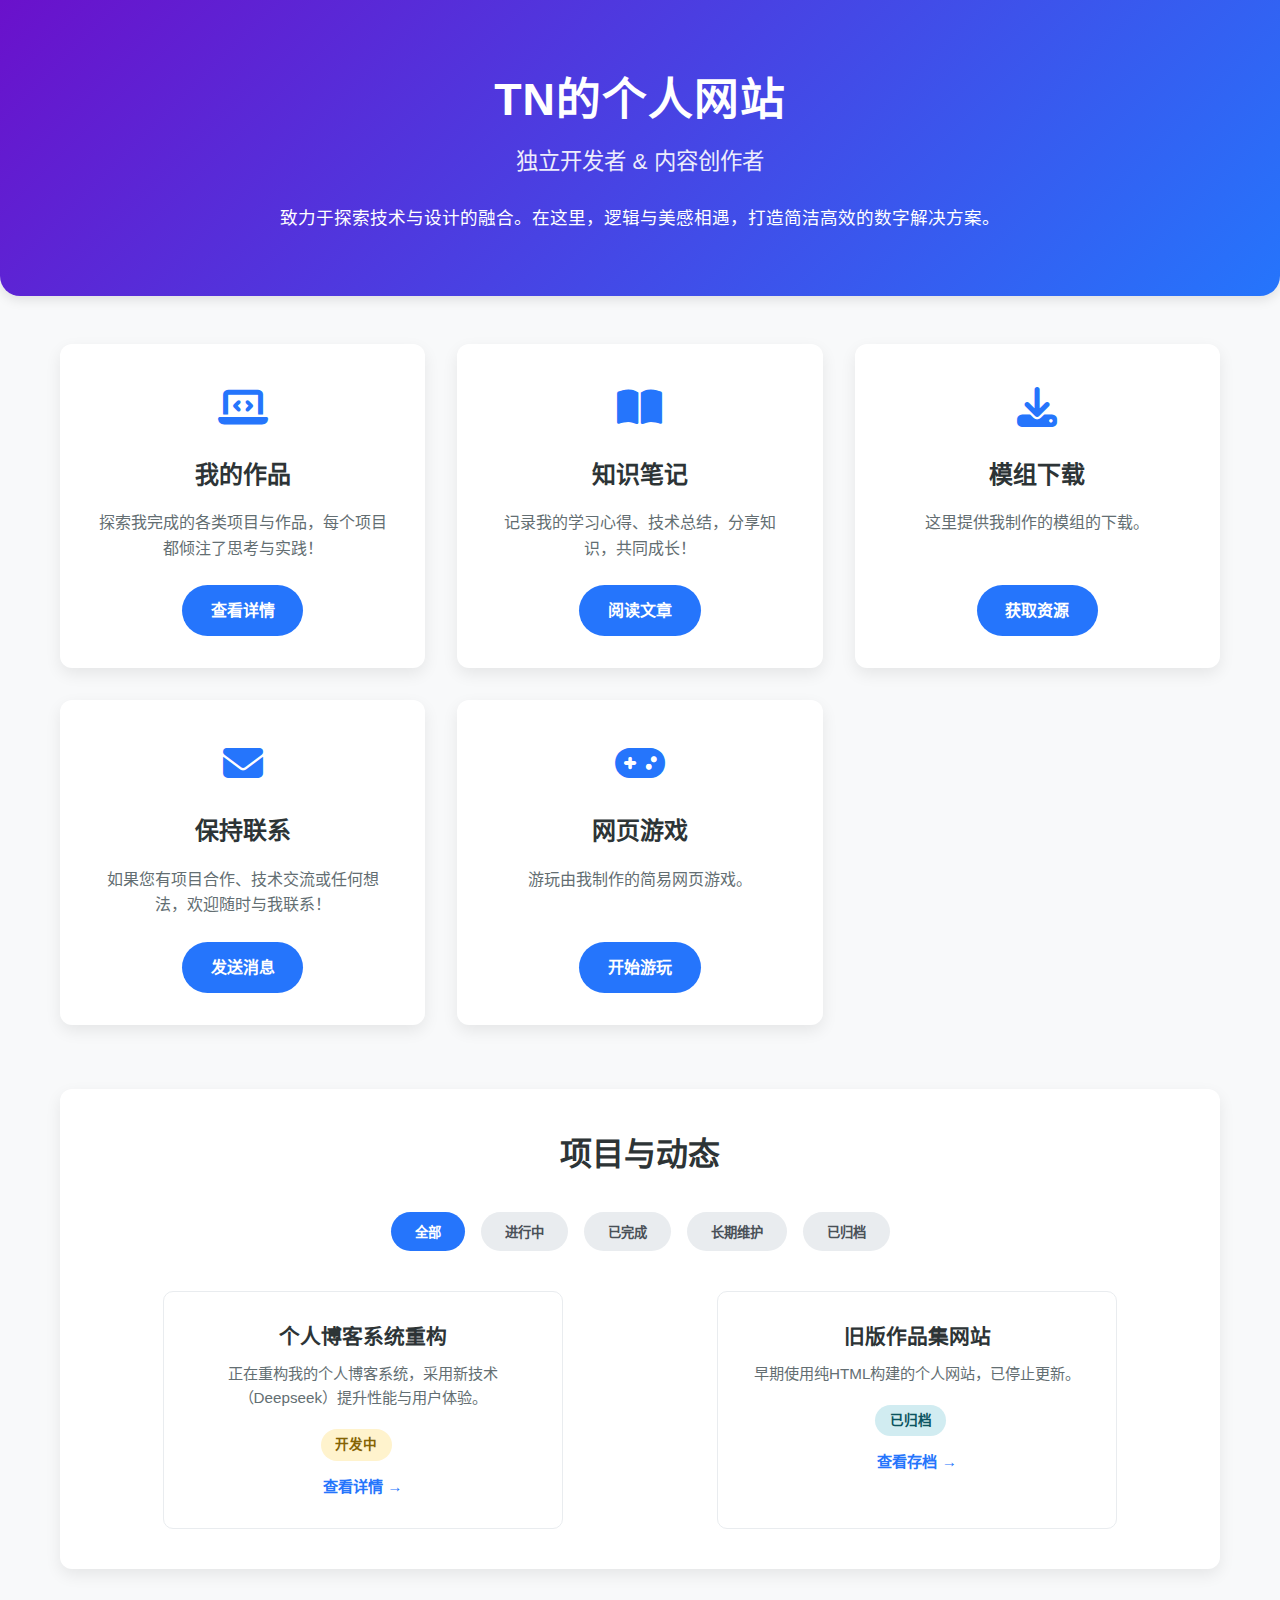
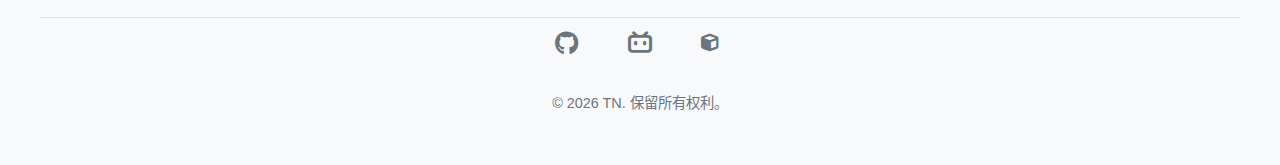
<file: index.html>
<!DOCTYPE html>
<html lang="zh-CN">
<head>
    <meta charset="UTF-8">
    <meta name="viewport" content="width=device-width, initial-scale=1.0">
    <title>TN的个人网站</title>
    <link rel="stylesheet" href="https://cdnjs.cloudflare.com/ajax/libs/font-awesome/6.4.0/css/all.min.css">
    <style>
        * {
            margin: 0;
            padding: 0;
            box-sizing: border-box;
            font-family: 'Segoe UI', 'Microsoft YaHei', sans-serif;
        }

        body {
            background-color: #f8f9fa;
            color: #333;
            line-height: 1.6;
            padding-bottom: 50px;
            display: flex;
            flex-direction: column;
            min-height: 100vh;
        }

        .container {
            max-width: 1200px;
            margin: 0 auto;
            padding: 0 20px;
            width: 100%;
        }

        /* 头部样式 */
        header {
            background: linear-gradient(135deg, #6a11cb 0%, #2575fc 100%);
            color: white;
            padding: 4rem 0;
            text-align: center;
            margin-bottom: 3rem;
            border-radius: 0 0 20px 20px;
            box-shadow: 0 4px 12px rgba(0, 0, 0, 0.1);
        }

        .logo {
            font-size: 2.8rem;
            font-weight: 700;
            margin-bottom: 0.5rem;
            letter-spacing: 1px;
        }

        .tagline {
            font-size: 1.4rem;
            opacity: 0.9;
            margin-bottom: 1.5rem;
        }

        .intro {
            max-width: 800px;
            margin: 0 auto;
            font-size: 1.1rem;
            padding: 0 1rem;
        }

        /* 核心板块网格 */
        .core-sections {
            display: grid;
            grid-template-columns: repeat(auto-fit, minmax(280px, 1fr));
            gap: 2rem;
            margin-bottom: 4rem;
        }

        .section-card {
            background: white;
            border-radius: 12px;
            padding: 2rem;
            box-shadow: 0 6px 16px rgba(0, 0, 0, 0.08);
            transition: transform 0.3s ease, box-shadow 0.3s ease;
            display: flex;
            flex-direction: column;
            align-items: center;
            text-align: center;
        }

        .section-card:hover {
            transform: translateY(-5px);
            box-shadow: 0 12px 20px rgba(0, 0, 0, 0.12);
        }

        .section-icon {
            font-size: 2.5rem;
            color: #2575fc;
            margin-bottom: 1rem;
        }

        .section-title {
            font-size: 1.5rem;
            margin-bottom: 1rem;
            color: #2d3436;
        }

        .section-desc {
            color: #636e72;
            margin-bottom: 1.5rem;
            flex-grow: 1;
        }

        .btn {
            display: inline-block;
            background: #2575fc;
            color: white;
            padding: 0.8rem 1.8rem;
            border-radius: 50px;
            text-decoration: none;
            font-weight: 600;
            border: none;
            cursor: pointer;
            transition: background 0.3s ease;
            margin-top: auto;
        }

        .btn:hover {
            background: #1a68e8;
        }

        /* 项目与动态 */
        .projects-section {
            background: white;
            border-radius: 12px;
            padding: 2.5rem;
            box-shadow: 0 6px 16px rgba(0, 0, 0, 0.08);
            margin-bottom: 3rem;
            display: flex;
            flex-direction: column;
            align-items: center;
        }

        .section-header {
            font-size: 2rem;
            color: #2d3436;
            margin-bottom: 2rem;
        }

        .status-nav {
            display: flex;
            justify-content: center;
            flex-wrap: wrap;
            gap: 1rem;
            margin-bottom: 2.5rem;
        }

        .status-btn {
            padding: 0.6rem 1.5rem;
            border-radius: 50px;
            background: #e9ecef;
            color: #495057;
            border: none;
            cursor: pointer;
            font-weight: 600;
            transition: all 0.3s ease;
        }

        .status-btn.active,
        .status-btn:hover {
            background: #2575fc;
            color: white;
        }

        .projects-grid {
            display: grid;
            grid-template-columns: repeat(auto-fill, minmax(350px, 1fr));
            gap: 1.8rem;
            width: 100%;
            justify-items: center;
        }

        .project-card {
            border: 1px solid #e9ecef;
            border-radius: 10px;
            padding: 1.8rem;
            transition: border-color 0.3s ease;
            text-align: center;
            width: 100%;
            max-width: 400px;
        }

        .project-card:hover {
            border-color: #2575fc;
        }

        .project-title {
            font-size: 1.3rem;
            color: #2d3436;
            margin-bottom: 0.5rem;
        }

        .project-desc {
            color: #636e72;
            margin-bottom: 1.2rem;
            font-size: 0.95rem;
        }

        .project-status {
            display: inline-block;
            padding: 0.3rem 0.9rem;
            border-radius: 50px;
            font-size: 0.85rem;
            font-weight: 600;
            margin-right: 0.8rem;
            margin-bottom: 0.8rem;
        }

        .status-dev {
            background: #fff3cd;
            color: #856404;
        }

        .status-maint {
            background: #d1ecf1;
            color: #0c5460;
        }

        .project-link {
            color: #2575fc;
            text-decoration: none;
            font-weight: 600;
            font-size: 0.95rem;
        }

        .project-link:hover {
            text-decoration: underline;
        }

        /* 页脚 */
        footer {
            text-align: center;
            color: #6c757d;
            padding-top: 2rem;
            border-top: 1px solid #dee2e6;
            width: 100%;
            margin-top: auto;
        }

        .social-links {
            margin-bottom: 1.5rem;
            display: flex;
            justify-content: center;
            align-items: center;
            flex-wrap: wrap;
            gap: 1.5rem;
        }

        .social-links a {
            display: inline-flex;
            align-items: center;
            justify-content: center;
            color: #6c757d;
            font-size: 1.5rem;
            transition: all 0.3s ease;
            width: 50px;
            height: 50px;
            border-radius: 50%;
            background-color: #f8f9fa;
            text-decoration: none;
        }

        .social-links a:hover {
            color: white;
            background-color: #2575fc;
            transform: translateY(-3px);
            box-shadow: 0 5px 15px rgba(37, 117, 252, 0.3);
        }

        .copyright {
            font-size: 0.9rem;
            text-align: center;
            margin: 0 auto;
            display: block;
            width: 100%;
        }

        /* Modrinth按钮样式 
        .modrinth-btn {
            display: inline-flex;
            align-items: center;
            justify-content: center;
            background: linear-gradient(135deg, #00bd7e 0%, #00a86b 100%);
            color: white;
            padding: 0.8rem 1.5rem;
            border-radius: 50px;
            text-decoration: none;
            font-weight: 600;
            transition: all 0.3s ease;
            border: none;
            cursor: pointer;
            white-space: nowrap;
            min-width: 120px;
            max-width: 150px;
            font-size: 0.95rem;
        } */

        .modrinth-btn:hover {
            background: linear-gradient(135deg, #00a86b 0%, #009458 100%);
            transform: translateY(-2px);
            box-shadow: 0 5px 15px rgba(0, 168, 107, 0.3);
        }

        .modrinth-icon {
            margin-right: 0.5rem;
            font-size: 1.1rem;
        }

        /* 响应式设计 */
        @media (max-width: 768px) {
            .logo {
                font-size: 2.2rem;
            }
            .tagline {
                font-size: 1.1rem;
            }
            .core-sections {
                grid-template-columns: 1fr;
            }
            .projects-grid {
                grid-template-columns: 1fr;
            }
            .status-nav {
                gap: 0.5rem;
            }
            .status-btn {
                padding: 0.5rem 1rem;
                font-size: 0.9rem;
            }
            .social-links {
                gap: 1rem;
            }
            .social-links a {
                width: 45px;
                height: 45px;
                font-size: 1.3rem;
            }
            .modrinth-btn {
                padding: 0.7rem 1.2rem;
                min-width: 110px;
                font-size: 0.9rem;
            }
        }

        @media (max-width: 480px) {
            .social-links {
                gap: 0.8rem;
            }
            .modrinth-btn {
                padding: 0.6rem 1rem;
                min-width: 100px;
                font-size: 0.85rem;
            }
            .modrinth-icon {
                margin-right: 0.3rem;
                font-size: 1rem;
            }
        }
    </style>
</head>
<body>
    <header>
        <div class="container">
            <h1 class="logo">TN的个人网站</h1>
            <p class="tagline">独立开发者 & 内容创作者</p>
            <p class="intro">致力于探索技术与设计的融合。在这里，逻辑与美感相遇，打造简洁高效的数字解决方案。</p>
        </div>
    </header>

    <main class="container">
        <section class="core-sections">
            <div class="section-card">
                <div class="section-icon">
                    <i class="fas fa-laptop-code"></i>
                </div>
                <h3 class="section-title">我的作品</h3>
                <p class="section-desc">探索我完成的各类项目与作品，每个项目都倾注了思考与实践！</p>
                <a href="#" class="btn">查看详情</a>
            </div>
            <div class="section-card">
                <div class="section-icon">
                    <i class="fas fa-book-open"></i>
                </div>
                <h3 class="section-title">知识笔记</h3>
                <p class="section-desc">记录我的学习心得、技术总结，分享知识，共同成长！</p>
                <a href="#" class="btn">阅读文章</a>
            </div>
            <div class="section-card">
                <div class="section-icon">
                    <i class="fas fa-download"></i>
                </div>
                <h3 class="section-title">模组下载</h3>
                <p class="section-desc">这里提供我制作的模组的下载。</p>
                <a href="#" class="btn">获取资源</a>
            </div>
            <div class="section-card">
                <div class="section-icon">
                    <i class="fas fa-envelope"></i>
                </div>
                <h3 class="section-title">保持联系</h3>
                <p class="section-desc">如果您有项目合作、技术交流或任何想法，欢迎随时与我联系！</p>
                <a href="#" class="btn">发送消息</a>
            </div>
            <div class="section-card">
                <div class="section-icon">
                    <i class="fa fa-gamepad"></i>
                </div>
                <h3 class="section-title">网页游戏</h3>
                <p class="section-desc">游玩由我制作的简易网页游戏。</p>
                <a href="/game" class="btn">开始游玩</a>
            </div>
        </section>

        <section class="projects-section">
            <h2 class="section-header">项目与动态</h2>
            <div class="status-nav">
                <button class="status-btn active" onclick="filterProjects('all')">全部</button>
                <button class="status-btn" onclick="filterProjects('active')">进行中</button>
                <button class="status-btn" onclick="filterProjects('completed')">已完成</button>
                <button class="status-btn" onclick="filterProjects('maintain')">长期维护</button>
                <button class="status-btn" onclick="filterProjects('archived')">已归档</button>
            </div>
            <div class="projects-grid" id="projectsContainer">
                <!-- 项目卡片由JavaScript动态生成 -->
            </div>
        </section>
    </main>

    <footer class="container">
        <div class="social-links">
            <a href="https://github.com/TNmod-crafting" target="_blank" title="GitHub">
                <i class="fab fa-github"></i>
            </a>
            <a href="https://space.bilibili.com/3537107261852228" target="_blank" title="Bilibili">
                <i class="fab fa-bilibili"></i>
            </a>
            <a href="https://modrinth.com/user/TNmod-crafting" target="_blank" title="Modrinth">
                <i class="fas fa-cube modrinth-icon"></i>
            </a>
        </div>
        <p class="copyright">© 2026 TN. 保留所有权利。</p>
    </footer>

    <script>
        // 项目数据
        const projects = [
            {
                id: 1,
                title: "个人博客系统重构",
                description: "正在重构我的个人博客系统，采用新技术（Deepseek）提升性能与用户体验。",
                status: "active",
                statusText: "开发中",
                statusClass: "status-dev",
                link: "#",
                linkText: "查看详情"
            },
            {
                id: 2,
                title: "旧版作品集网站",
                description: "早期使用纯HTML构建的个人网站，已停止更新。",
                status: "archived",
                statusText: "已归档",
                statusClass: "status-maint",
                link: "/old_index",
                linkText: "查看存档"
            }
        ];

        // 渲染项目卡片的函数
        function renderProjects(filter = 'all') {
            const container = document.getElementById('projectsContainer');
            container.innerHTML = '';

            const filteredProjects = filter === 'all' 
                ? projects 
                : projects.filter(proj => proj.status === filter);

            if (filteredProjects.length === 0) {
                container.innerHTML = '<p style="text-align:center; color:#6c757d; grid-column: 1 / -1;">该分类下暂无项目。</p>';
                return;
            }

            filteredProjects.forEach(proj => {
                const projectCard = document.createElement('div');
                projectCard.className = 'project-card';
                projectCard.innerHTML = `
                    <h4 class="project-title">${proj.title}</h4>
                    <p class="project-desc">${proj.description}</p>
                    <div>
                        <span class="project-status ${proj.statusClass}">${proj.statusText}</span>
                    </div>
                    <a href="${proj.link}" class="project-link">${proj.linkText} →</a>
                `;
                container.appendChild(projectCard);
            });
        }

        // 项目过滤函数
        function filterProjects(status) {
            // 更新按钮激活状态
            document.querySelectorAll('.status-btn').forEach(btn => {
                btn.classList.remove('active');
            });
            event.target.classList.add('active');
            // 渲染对应状态的项目
            renderProjects(status);
        }

        // 初始化：渲染所有项目
        document.addEventListener('DOMContentLoaded', () => {
            renderProjects('all');
        });
    </script>
</body>
</html>
</file>
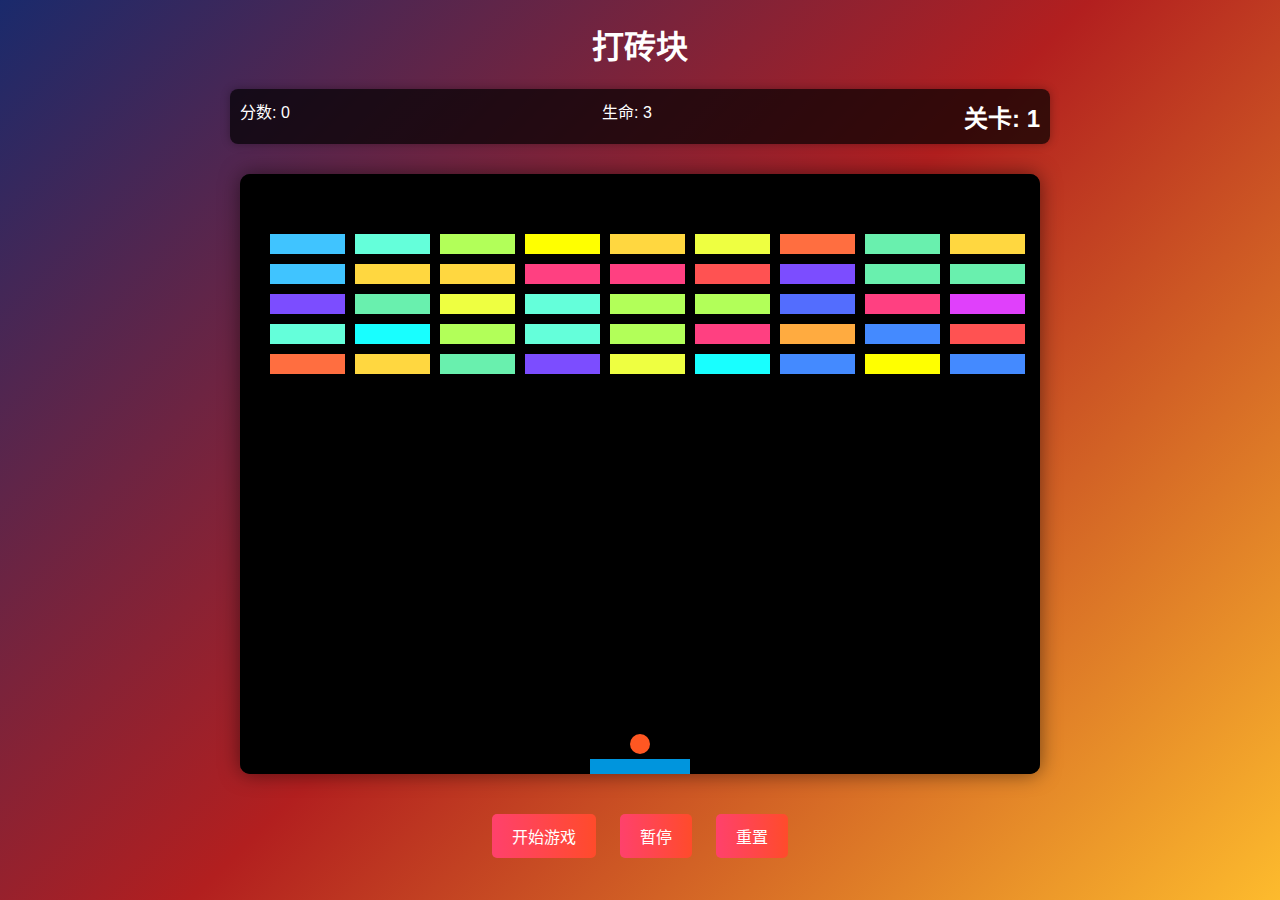
<file: game.html>
<!DOCTYPE html>
<html lang="zh-CN">
<head>
    <meta charset="UTF-8">
    <meta name="viewport" content="width=device-width, initial-scale=1.0">
    <title>打砖块</title>
    <style>
        body {
            margin: 0;
            padding: 0;
            display: flex;
            flex-direction: column;
            align-items: center;
            background: linear-gradient(135deg, #1a2a6c, #b21f1f, #fdbb2d);
            font-family: 'Arial', sans-serif;
            color: white;
            min-height: 100vh;
        }
        
        .game-container {
            position: relative;
            width: 800px;
            height: 600px;
            margin: 20px auto;
            background-color: #111;
            border-radius: 10px;
            box-shadow: 0 0 20px rgba(0, 0, 0, 0.5);
            overflow: hidden;
        }
        
        #gameCanvas {
            background-color: #000;
            display: block;
        }
        
        .game-info {
            display: flex;
            justify-content: space-between;
            width: 800px;
            margin-bottom: 10px;
            padding: 10px;
            background-color: rgba(0, 0, 0, 0.7);
            border-radius: 8px;
            box-shadow: 0 0 10px rgba(0, 0, 0, 0.3);
        }
        
        .controls {
            margin-top: 20px;
            text-align: center;
        }
        
        button {
            padding: 10px 20px;
            margin: 0 10px;
            background: linear-gradient(to right, #ff416c, #ff4b2b);
            color: white;
            border: none;
            border-radius: 5px;
            cursor: pointer;
            font-size: 16px;
            transition: all 0.3s;
        }
        
        button:hover {
            transform: translateY(-2px);
            box-shadow: 0 5px 15px rgba(0, 0, 0, 0.3);
        }
        
        .level-indicator {
            font-size: 24px;
            font-weight: bold;
        }
    </style>
</head>
<body>
    <h1>打砖块</h1>
    <div class="game-info">
        <div>分数: <span id="score">0</span></div>
        <div>生命: <span id="lives">3</span></div>
        <div class="level-indicator">关卡: <span id="level">1</span></div>
    </div>
    <div class="game-container">
        <canvas id="gameCanvas" width="800" height="600"></canvas>
    </div>
    <div class="controls">
        <button id="startBtn">开始游戏</button>
        <button id="pauseBtn">暂停</button>
        <button id="resetBtn">重置</button>
    </div>

    <script>
        const canvas = document.getElementById('gameCanvas');
        const ctx = canvas.getContext('2d');
        const scoreElement = document.getElementById('score');
        const livesElement = document.getElementById('lives');
        const levelElement = document.getElementById('level');
        const startBtn = document.getElementById('startBtn');
        const pauseBtn = document.getElementById('pauseBtn');
        const resetBtn = document.getElementById('resetBtn');

        // 游戏状态
        let gameRunning = false;
        let gamePaused = false;
        let score = 0;
        let lives = 3;
        let level = 1;
        
        // 挡板属性
        const paddleHeight = 15;
        const paddleWidth = 100;
        let paddleX = (canvas.width - paddleWidth) / 2;
        
        // 球属性
        const ballRadius = 10;
        let ballX = canvas.width / 2;
        let ballY = canvas.height - 30;
        let ballSpeedX = 5;
        let ballSpeedY = -5;
        
        // 砖块属性
        const brickRowCount = 5;
        const brickColumnCount = 9;
        const brickWidth = 75;
        const brickHeight = 20;
        const brickPadding = 10;
        const brickOffsetTop = 60;
        const brickOffsetLeft = 30;
        
        // 砖块数组
        let bricks = [];
        
        // 键盘控制
        let rightPressed = false;
        let leftPressed = false;
        
        // 初始化砖块
        function initBricks() {
            bricks = [];
            for (let c = 0; c < brickColumnCount; c++) {
                bricks[c] = [];
                for (let r = 0; r < brickRowCount; r++) {
                    bricks[c][r] = { x: 0, y: 0, status: 1, color: getRandomColor() };
                }
            }
        }
        
        function getRandomColor() {
            const colors = ['#FF5252', '#FF4081', '#E040FB', '#7C4DFF', '#536DFE', '#448AFF', '#40C4FF', '#18FFFF', '#64FFDA', '#69F0AE', '#B2FF59', '#EEFF41', '#FFFF00', '#FFD740', '#FFAB40', '#FF6E40'];
            return colors[Math.floor(Math.random() * colors.length)];
        }
        
        // 绘制砖块
        function drawBricks() {
            for (let c = 0; c < brickColumnCount; c++) {
                for (let r = 0; r < brickRowCount; r++) {
                    if (bricks[c][r].status === 1) {
                        const brickX = c * (brickWidth + brickPadding) + brickOffsetLeft;
                        const brickY = r * (brickHeight + brickPadding) + brickOffsetTop;
                        bricks[c][r].x = brickX;
                        bricks[c][r].y = brickY;
                        
                        ctx.beginPath();
                        ctx.rect(brickX, brickY, brickWidth, brickHeight);
                        ctx.fillStyle = bricks[c][r].color;
                        ctx.fill();
                        ctx.closePath();
                    }
                }
            }
        }
        
        // 绘制挡板
        function drawPaddle() {
            ctx.beginPath();
            ctx.rect(paddleX, canvas.height - paddleHeight, paddleWidth, paddleHeight);
            ctx.fillStyle = '#0095DD';
            ctx.fill();
            ctx.closePath();
        }
        
        // 绘制球
        function drawBall() {
            ctx.beginPath();
            ctx.arc(ballX, ballY, ballRadius, 0, Math.PI * 2);
            ctx.fillStyle = '#FF5722';
            ctx.fill();
            ctx.closePath();
        }
        
        // 碰撞检测
        function collisionDetection() {
            for (let c = 0; c < brickColumnCount; c++) {
                for (let r = 0; r < brickRowCount; r++) {
                    const brick = bricks[c][r];
                    if (brick.status === 1) {
                        if (
                            ballX > brick.x &&
                            ballX < brick.x + brickWidth &&
                            ballY > brick.y &&
                            ballY < brick.y + brickHeight
                        ) {
                            ballSpeedY = -ballSpeedY;
                            brick.status = 0;
                            score += 10;
                            scoreElement.textContent = score;
                            
                            // 检查是否所有砖块都被击破
                            if (checkLevelComplete()) {
                                levelUp();
                            }
                        }
                    }
                }
            }
        }
        
        function checkLevelComplete() {
            for (let c = 0; c < brickColumnCount; c++) {
                for (let r = 0; r < brickRowCount; r++) {
                    if (bricks[c][r].status === 1) {
                        return false;
                    }
                }
            }
            return true;
        }
        
        function levelUp() {
            level++;
            levelElement.textContent = level;
            initBricks();
            ballX = canvas.width / 2;
            ballY = canvas.height - 30;
            ballSpeedX = 5 + level;
            ballSpeedY = -5 - level;
            paddleX = (canvas.width - paddleWidth) / 2;
        }
        
        // 游戏主循环
        function draw() {
            if (!gameRunning || gamePaused) return;
            
            // 清除画布
            ctx.clearRect(0, 0, canvas.width, canvas.height);
            
            // 绘制游戏元素
            drawBricks();
            drawPaddle();
            drawBall();
            collisionDetection();
            
            // 球与墙碰撞
            if (ballX + ballSpeedX > canvas.width - ballRadius || ballX + ballSpeedX < ballRadius) {
                ballSpeedX = -ballSpeedX;
            }
            
            if (ballY + ballSpeedY < ballRadius) {
                ballSpeedY = -ballSpeedY;
            } else if (ballY + ballSpeedY > canvas.height - ballRadius) {
                // 球与挡板碰撞
                if (ballX > paddleX && ballX < paddleX + paddleWidth) {
                    // 根据击中挡板的位置改变反弹角度
                    const hitPosition = (ballX - (paddleX + paddleWidth / 2)) / (paddleWidth / 2);
                    ballSpeedX = hitPosition * 7;
                    ballSpeedY = -Math.abs(ballSpeedY);
                } else {
                    // 球落到底部
                    lives--;
                    livesElement.textContent = lives;
                    
                    if (lives <= 0) {
                        gameOver();
                    } else {
                        ballX = canvas.width / 2;
                        ballY = canvas.height - 30;
                        ballSpeedX = 5;
                        ballSpeedY = -5;
                        paddleX = (canvas.width - paddleWidth) / 2;
                    }
                }
            }
            
            // 挡板移动
            if (rightPressed && paddleX < canvas.width - paddleWidth) {
                paddleX += 7;
            } else if (leftPressed && paddleX > 0) {
                paddleX -= 7;
            }
            
            // 球移动
            ballX += ballSpeedX;
            ballY += ballSpeedY;
            
            requestAnimationFrame(draw);
        }
        
        function gameOver() {
            gameRunning = false;
            alert(`游戏结束! 你的最终得分: ${score}`);
            resetGame();
        }
        
        function resetGame() {
            score = 0;
            lives = 3;
            level = 1;
            scoreElement.textContent = score;
            livesElement.textContent = lives;
            levelElement.textContent = level;
            ballX = canvas.width / 2;
            ballY = canvas.height - 30;
            ballSpeedX = 5;
            ballSpeedY = -5;
            paddleX = (canvas.width - paddleWidth) / 2;
            initBricks();
        }
        
        // 键盘控制
        document.addEventListener('keydown', keyDownHandler);
        document.addEventListener('keyup', keyUpHandler);
        
        function keyDownHandler(e) {
            if (e.key === 'Right' || e.key === 'ArrowRight') {
                rightPressed = true;
            } else if (e.key === 'Left' || e.key === 'ArrowLeft') {
                leftPressed = true;
            }
        }
        
        function keyUpHandler(e) {
            if (e.key === 'Right' || e.key === 'ArrowRight') {
                rightPressed = false;
            } else if (e.key === 'Left' || e.key === 'ArrowLeft') {
                leftPressed = false;
            }
        }
        
        // 鼠标/触摸控制
        canvas.addEventListener('mousemove', mouseMoveHandler);
        canvas.addEventListener('touchmove', touchMoveHandler);
        
        function mouseMoveHandler(e) {
            const relativeX = e.clientX - canvas.offsetLeft;
            if (relativeX > 0 && relativeX < canvas.width) {
                paddleX = relativeX - paddleWidth / 2;
                if (paddleX < 0) paddleX = 0;
                if (paddleX > canvas.width - paddleWidth) paddleX = canvas.width - paddleWidth;
            }
        }
        
        function touchMoveHandler(e) {
            e.preventDefault();
            const relativeX = e.touches[0].clientX - canvas.offsetLeft;
            if (relativeX > 0 && relativeX < canvas.width) {
                paddleX = relativeX - paddleWidth / 2;
                if (paddleX < 0) paddleX = 0;
                if (paddleX > canvas.width - paddleWidth) paddleX = canvas.width - paddleWidth;
            }
        }
        
        // 按钮控制
        startBtn.addEventListener('click', () => {
            if (!gameRunning) {
                gameRunning = true;
                gamePaused = false;
                draw();
            }
        });
        
        pauseBtn.addEventListener('click', () => {
            if (gameRunning) {
                gamePaused = !gamePaused;
                pauseBtn.textContent = gamePaused ? '继续' : '暂停';
                if (!gamePaused) {
                    draw();
                }
            }
        });
        
        resetBtn.addEventListener('click', () => {
            gameRunning = false;
            gamePaused = false;
            pauseBtn.textContent = '暂停';
            resetGame();
            ctx.clearRect(0, 0, canvas.width, canvas.height);
            drawBricks();
            drawPaddle();
            drawBall();
        });
        
        // 初始化游戏
        initBricks();
        drawBricks();
        drawPaddle();
        drawBall();
    </script>
</body>
</html>
</file>
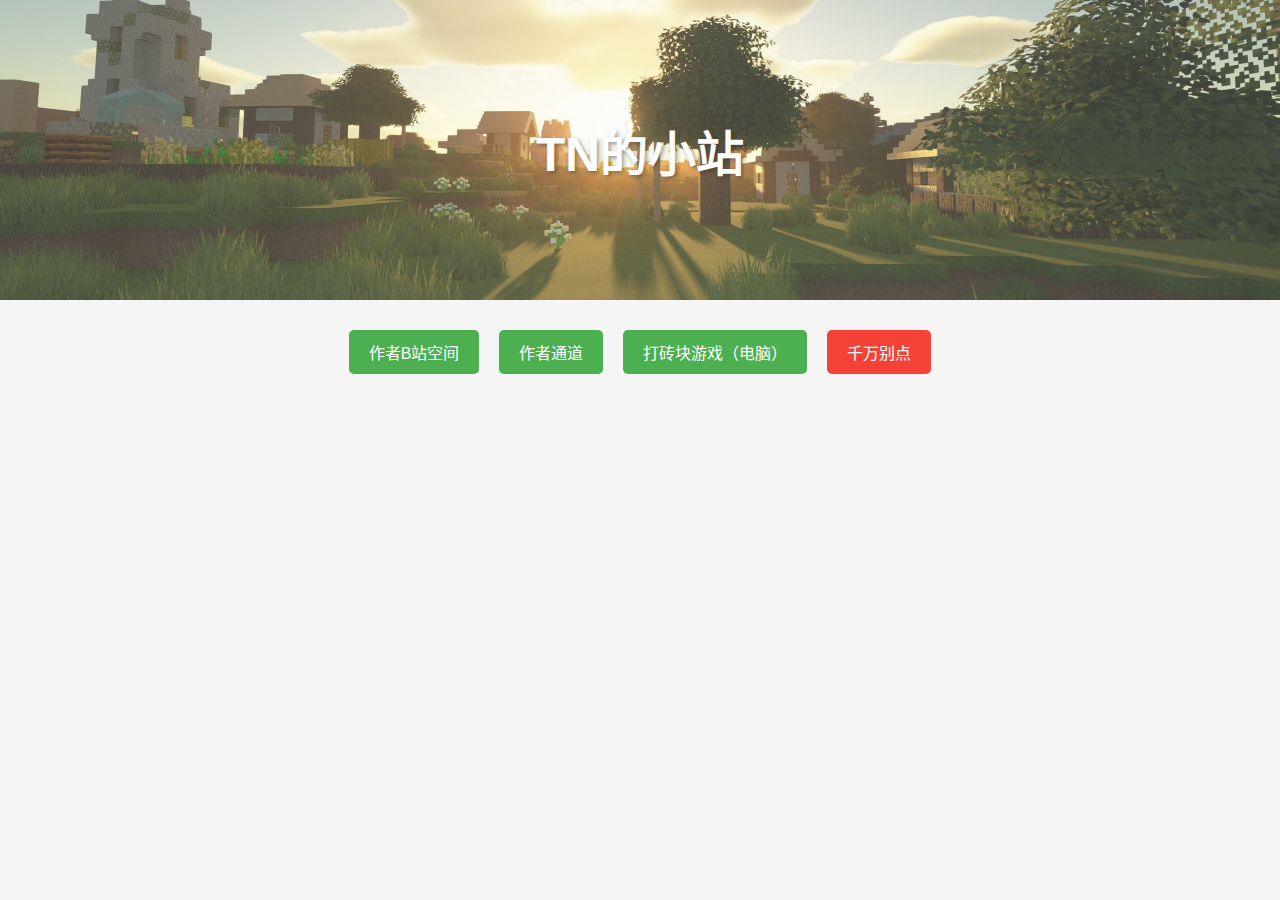
<file: old_index.html>
<!DOCTYPE html>
<html lang="zh-CN">
<head>
    <meta charset="UTF-8">
    <meta name="viewport" content="width=device-width, initial-scale=1.0">
    <title>TN的小站</title>
    <style>
        body {
            font-family: 'Arial', sans-serif;
            margin: 0;
            padding: 0;
            display: flex;
            flex-direction: column;
            align-items: center;
            background-color: #f5f5f5;
        }
        
        .header-image {
            position: relative;
            width: 100%;
            height: 300px;
            background-image: url('img.jpg');
            background-size: cover;
            background-position: center;
            display: flex;
            justify-content: center;
            align-items: center;
            margin-bottom: 30px;
            opacity: 0.8; /* 新增透明度设置 */
        }
        
        .header-image h1 {
            color: white;
            text-shadow: 2px 2px 4px rgba(0, 0, 0, 0.5);
            font-size: 3em;
        }
        
        .button-container {
            display: flex;
            gap: 20px;
            margin-bottom: 30px;
        }
        
        button {
            padding: 10px 20px;
            color: white;
            border: none;
            border-radius: 5px;
            cursor: pointer;
            font-size: 1em;
            transition: background-color 0.3s;
        }
        
        button:hover {
            opacity: 0.9;
        }

        /* 前三个按钮保持绿色 */
        button:not(#toggleBtn) {
            background-color: #4CAF50;
        }

        /* 第四个按钮设为红色 */
        #toggleBtn {
            background-color: #f44336;
        }

        #toggleBtn:hover {
            background-color: #d32f2f;
        }
    </style>
</head>
<body>
    <div class="header-image">
        <h1 id="title">TN的小站</h1>
    </div>
    
    <div class="button-container">
        <button onclick="window.open('https://space.bilibili.com/3537107261852228?spm_id_from=333.788.upinfo.head.click')">作者B站空间</button>
        <button onclick="window.open('https://www.bilibili.com/video/BV1s64y1R7V2/?spm_id_from=333.337.search-card.all.click')">作者通道</button>
        <button onclick="window.location.href='/game'">打砖块游戏（电脑）</button>
        <button id="toggleBtn">千万别点</button>
    </div>

    <script>
        const title = document.getElementById('title');
        const toggleBtn = document.getElementById('toggleBtn');
        const originalTitle = title.textContent;
        let isOriginal = true;

        toggleBtn.addEventListener('click', function() {
            if(isOriginal) {
                title.textContent = '然而这并没有什么用  O(∩_∩)O哈哈~';
            } else {
                title.textContent = originalTitle;
            }
            isOriginal = !isOriginal;
        });

        // 图片加载失败处理
        const headerImage = document.querySelector('.header-image');
        headerImage.style.backgroundImage = "url('img.jpg')";
        headerImage.onerror = function() {
            this.style.backgroundImage = "url('https://picsum.photos/1200/300')";
        };
    </script>
</body>
</html>
</file>
